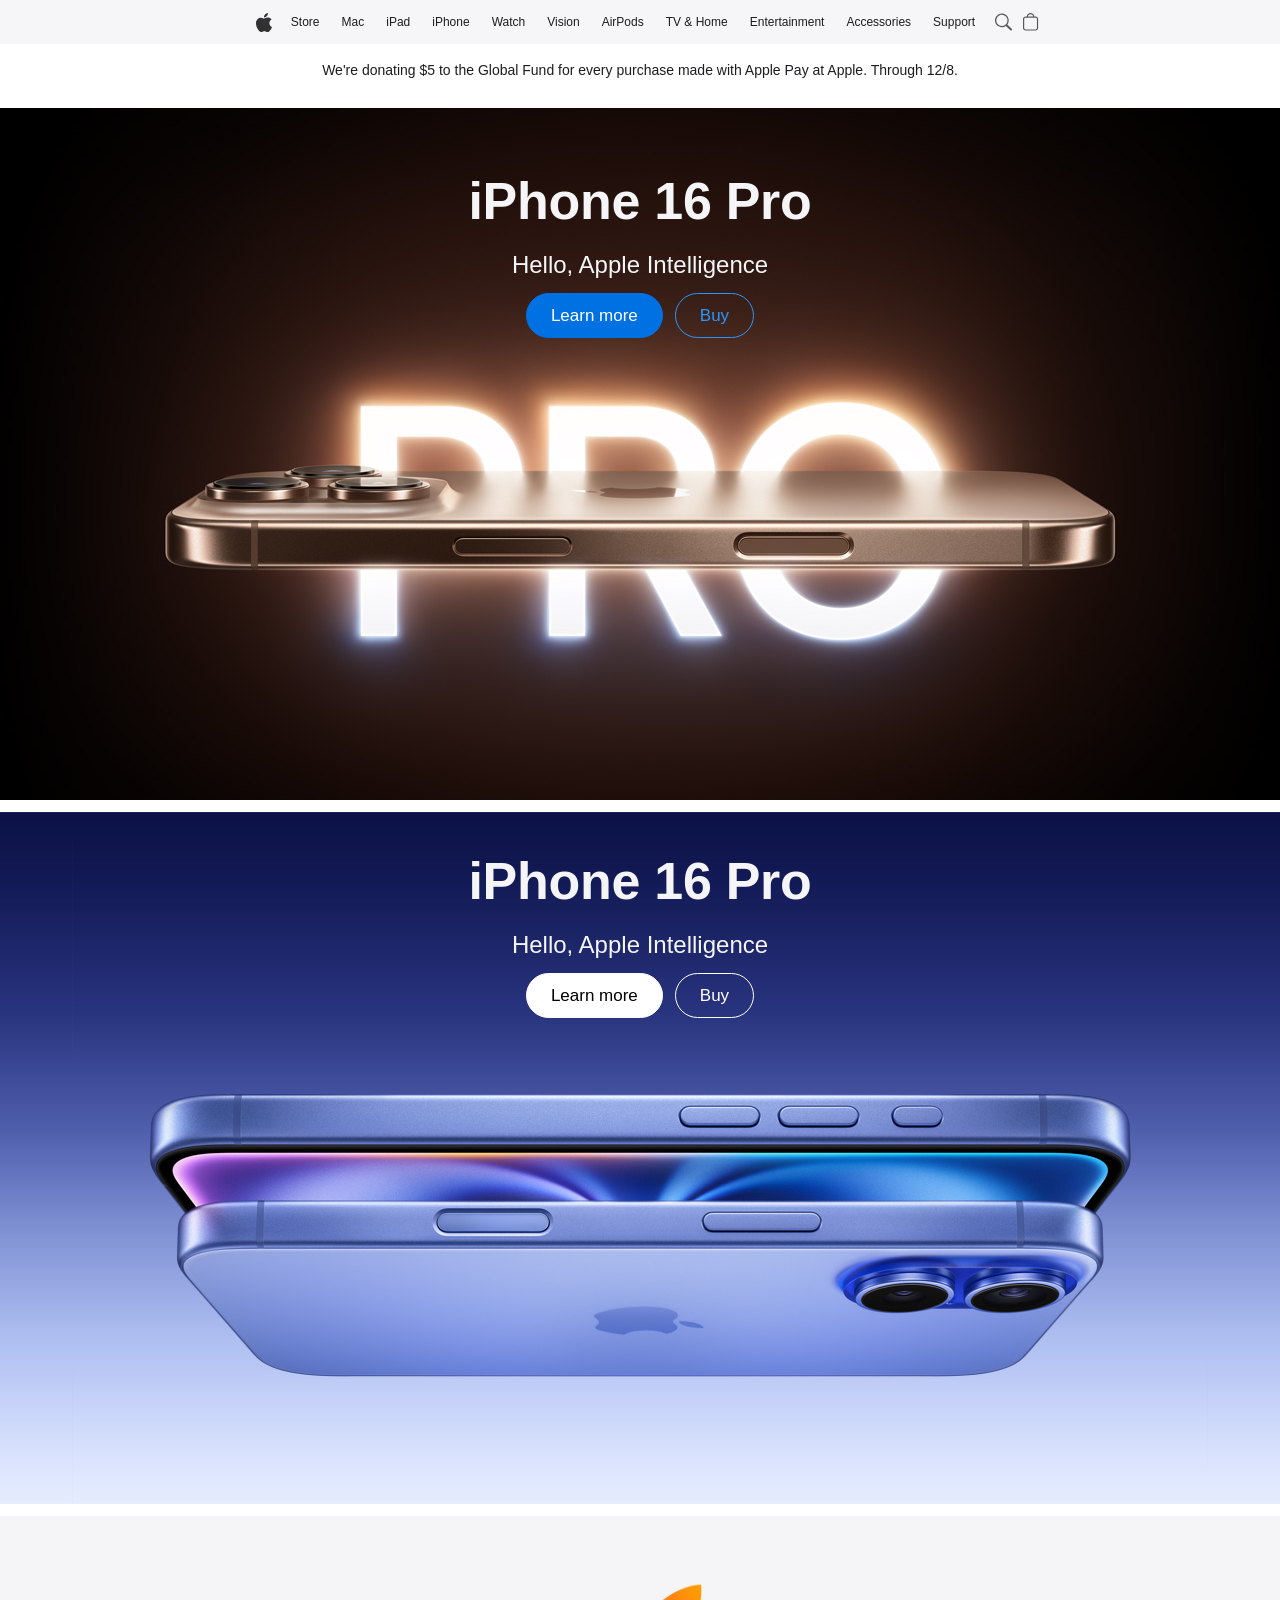
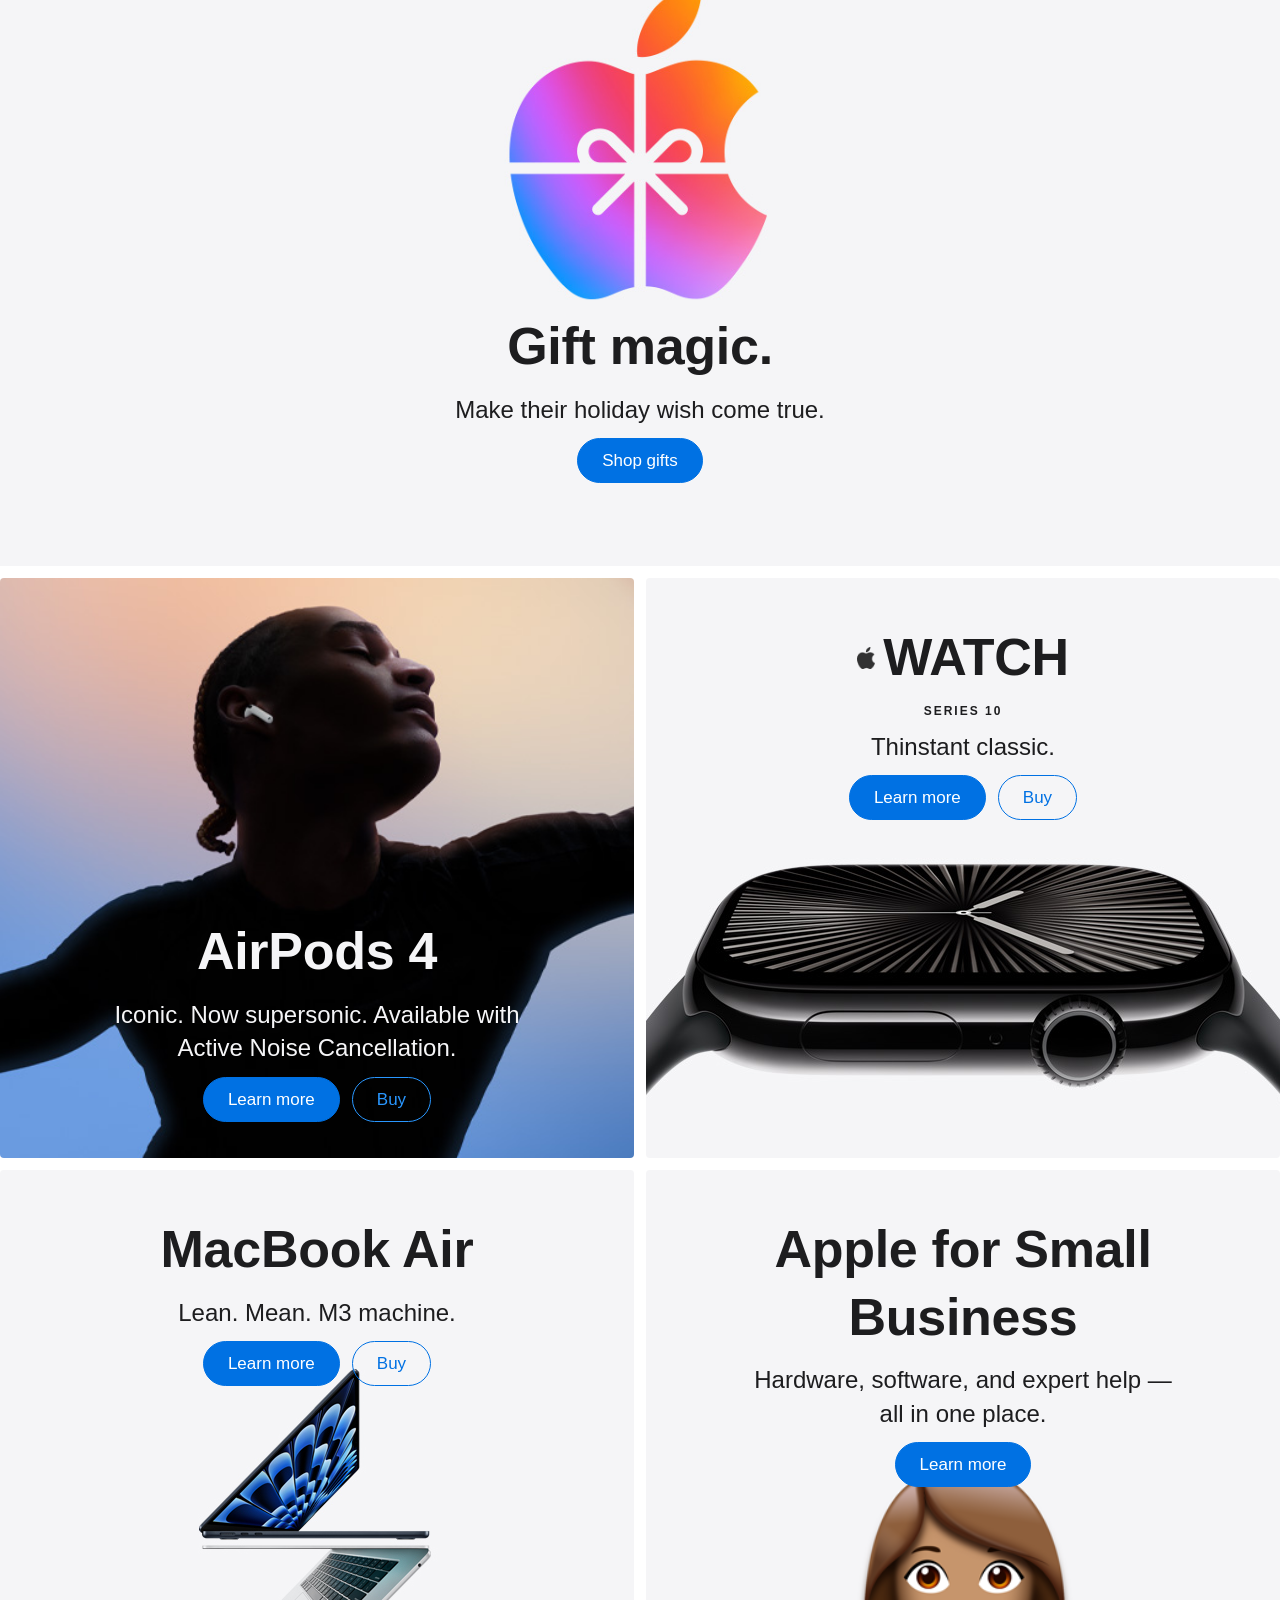
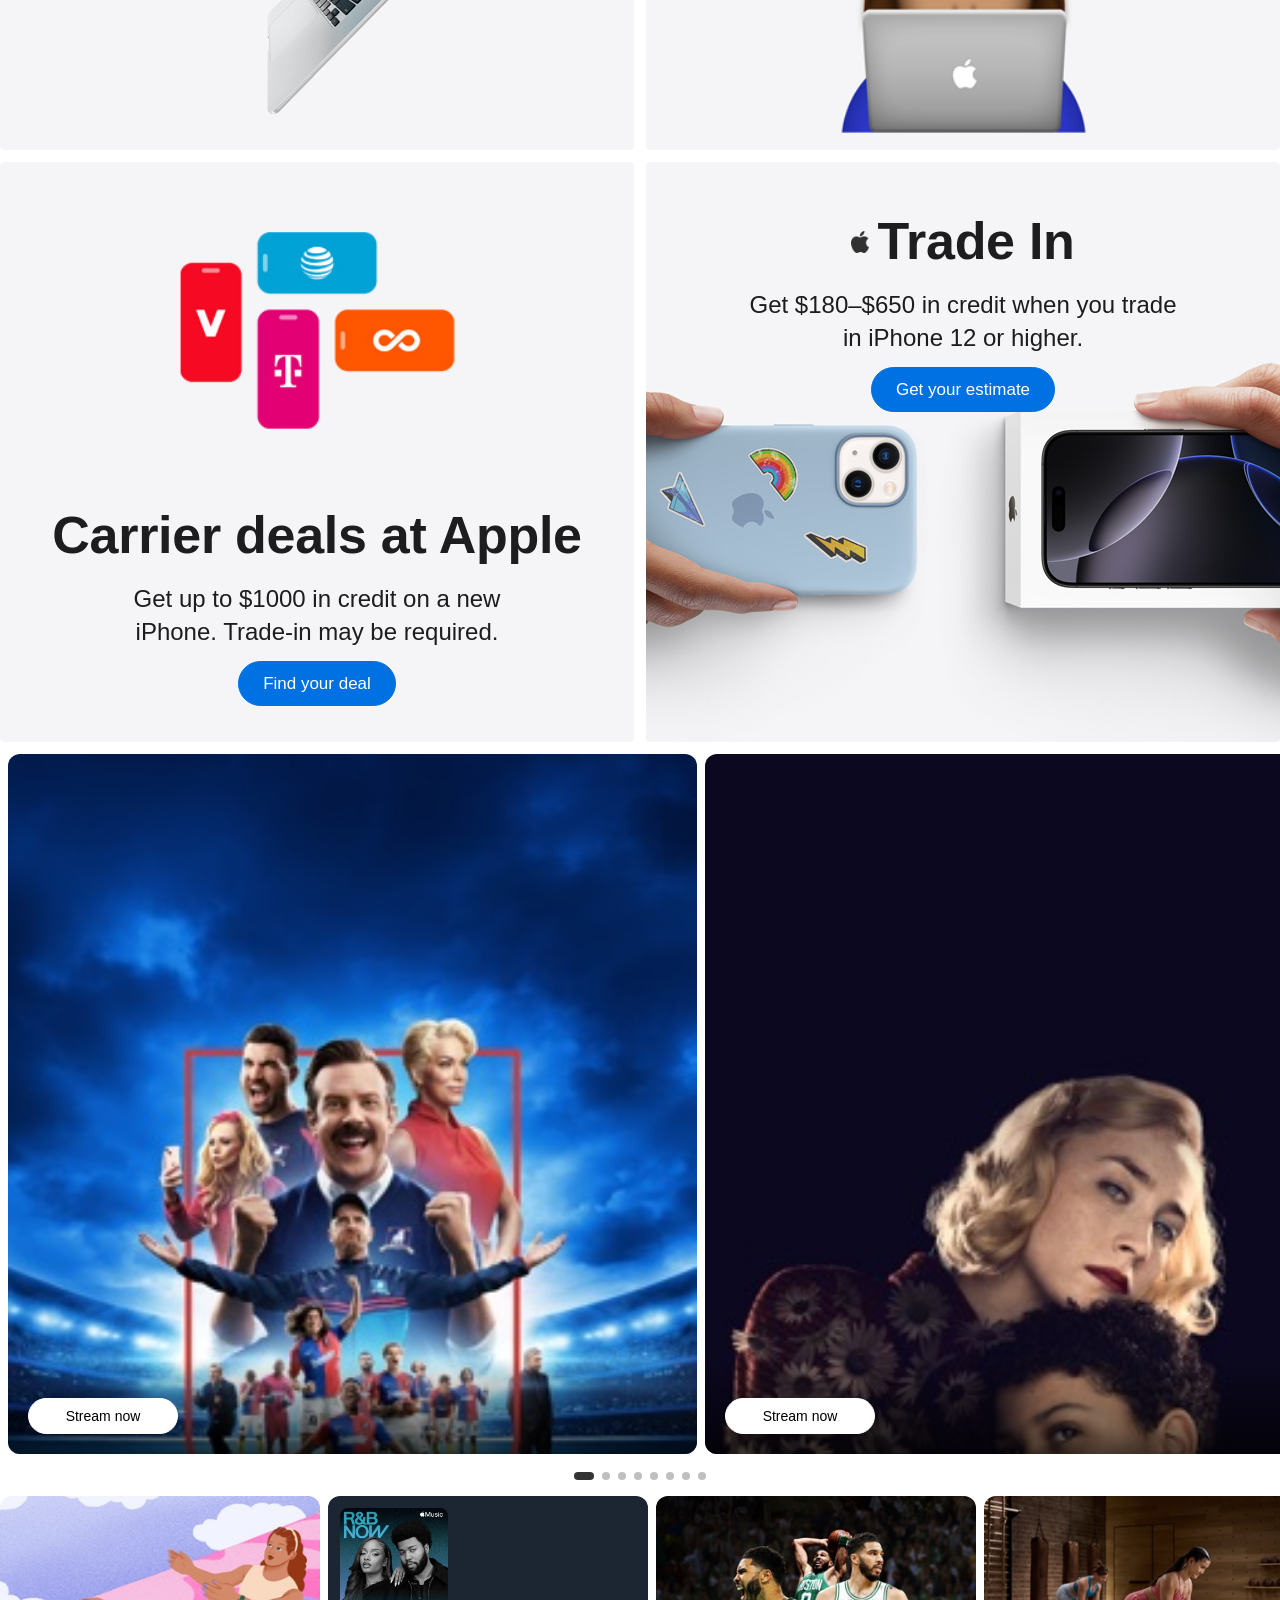
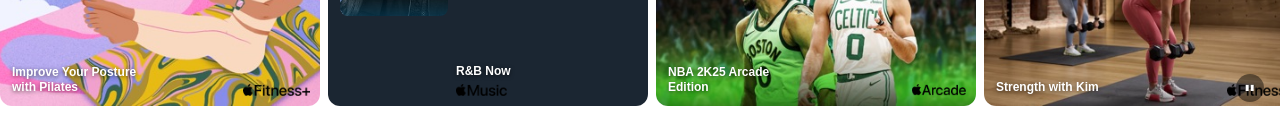
<file: index.html>
<!DOCTYPE html>
<html lang="en">
<head>
  <meta charset="UTF-8" />
  <meta name="viewport" content="width=device-width, initial-scale=1.0" />
  <title>Apple</title>
  <link rel="stylesheet" href="style.css" />
</head>
<body>

  <!-- ── NAVBAR ── -->
  <nav class="navi">
    <div class="nav-apple">
      <svg xmlns="http://www.w3.org/2000/svg" width="18" height="48" viewBox="0 0 18 18" fill="none">
        <path d="M15.491 6.47701C14.8484 6.85713 14.316 7.38865 13.9439 8.02181C13.5717 8.65497 13.3718 9.36906 13.3629 10.0972C13.3655 10.9167 13.6167 11.7175 14.0854 12.4004C14.5541 13.0833 15.2198 13.6183 16 13.9391C15.6924 14.8984 15.2372 15.8075 14.6496 16.6357C13.8089 17.8055 12.9298 18.9753 11.5922 18.9753C10.2546 18.9753 9.91063 18.2242 8.36913 18.2242C6.86573 18.2242 6.33087 19 5.10825 19C3.88563 19 3.03198 17.9164 2.05107 16.5865C0.755225 14.7236 0.0430479 12.5387 0 10.2942C0 6.59992 2.4842 4.64224 4.93006 4.64224C6.22955 4.64224 7.3122 5.46727 8.12742 5.46727C8.90452 5.46727 10.1148 4.59302 11.5925 4.59302C12.3523 4.57401 13.1053 4.7359 13.7851 5.06444C14.465 5.39298 15.0508 5.87809 15.491 6.47701ZM8.22959 4.38364C8.13982 4.38338 8.05026 4.37516 7.96204 4.35908C7.93713 4.24569 7.92433 4.13013 7.92382 4.01421C7.96634 3.0612 8.34898 2.15183 9.00669 1.44068C9.74488 0.621079 10.7796 0.105603 11.8985 0C11.9251 0.125584 11.9379 0.253529 11.9367 0.381711C11.9124 1.35377 11.5437 2.28832 10.8921 3.02913C10.5664 3.41755 10.1625 3.73791 9.70479 3.97076C9.24709 4.20361 8.74519 4.34408 8.22959 4.38364Z" fill="black" fill-opacity="0.8"/>
      </svg>
    </div>

    <!-- hidden on mobile, shown on desktop -->
    <div class="nav-links">
      <span>Store</span><span>Mac</span><span>iPad</span><span>iPhone</span>
      <span>Watch</span><span>Vision</span><span>AirPods</span>
      <span>TV &amp; Home</span><span>Entertainment</span><span>Accessories</span><span>Support</span>
    </div>

    <div class="nav-icons">
      <svg xmlns="http://www.w3.org/2000/svg" width="18" height="48" viewBox="0 0 17 16" fill="none">
        <path d="M15.7816 14.4911L11.6061 10.409C12.6029 9.10914 13.0697 7.47955 12.9122 5.84901C12.7548 4.21847 11.9847 2.70833 10.7575 1.62325C9.53032 0.53816 7.93725 -0.0411189 6.29969 0.00227283C4.66214 0.0456646 3.10199 0.708496 1.93396 1.85705C0.765937 3.00561 0.076978 4.5544 0.00607032 6.191C-0.0648374 7.82759 0.487584 9.43017 1.55189 10.6754C2.6162 11.9207 4.11318 12.716 5.74084 12.9009C7.36851 13.0857 9.00571 12.6464 10.3222 11.6715L14.5227 15.7781C14.6072 15.8608 14.7071 15.926 14.8168 15.97C14.9265 16.014 15.0438 16.036 15.162 16.0347C15.2802 16.0334 15.397 16.0088 15.5057 15.9624C15.6144 15.9159 15.7129 15.8485 15.7956 15.764C15.8782 15.6795 15.9434 15.5796 15.9874 15.4699C16.0315 15.3602 16.0535 15.2429 16.0521 15.1247C16.0508 15.0065 16.0263 14.8897 15.9798 14.781C15.9334 14.6723 15.8661 14.5738 15.7816 14.4911ZM1.25217 6.48943C1.2536 5.45227 1.56245 4.43882 2.1397 3.57715C2.71694 2.71548 3.53668 2.04427 4.49529 1.64835C5.4539 1.25244 6.50837 1.14959 7.52542 1.3528C8.54248 1.55601 9.47646 2.05616 10.2093 2.79004C10.9422 3.52393 11.4411 4.4586 11.6429 5.47593C11.8447 6.49326 11.7404 7.54758 11.3432 8.50565C10.946 9.46372 10.2736 10.2825 9.41117 10.8586C8.5487 11.4347 7.53483 11.7421 6.49767 11.7421C5.106 11.7396 3.77214 11.1852 2.78875 10.2005C1.80536 9.21572 1.25275 7.8811 1.25217 6.48943Z" fill="black" fill-opacity="0.8"/>
      </svg>
      <svg xmlns="http://www.w3.org/2000/svg" width="18" height="48" viewBox="0 0 18 18" fill="none">
        <path d="M12.515 3.47639H11.3797C11.2894 2.52524 10.8476 1.64194 10.1408 0.999087C9.43403 0.35623 8.51293 0 7.5575 0C6.60207 0 5.68097 0.35623 4.97417 0.999087C4.26736 1.64194 3.82564 2.52524 3.7353 3.47639H2.6C1.9107 3.47723 1.24987 3.75143 0.762458 4.23884C0.275046 4.72625 0.00084681 5.38708 0 6.07639V14.9996C0.00084681 15.6889 0.275046 16.3497 0.762458 16.8371C1.24987 17.3245 1.9107 17.5987 2.6 17.5996H12.515C13.2043 17.5987 13.8651 17.3245 14.3525 16.8371C14.84 16.3497 15.1142 15.6889 15.115 14.9996V6.07648C15.1142 5.38716 14.84 4.72631 14.3526 4.23888C13.8652 3.75145 13.2043 3.47723 12.515 3.47639ZM7.5575 1.19958C8.19489 1.20159 8.81033 1.43258 9.29165 1.85043C9.77296 2.26829 10.0881 2.8452 10.1796 3.47598H4.9354C5.02691 2.8452 5.34204 2.26829 5.82335 1.85043C6.30467 1.43258 6.92011 1.20159 7.5575 1.19958ZM13.9149 14.9996C13.9145 15.3708 13.7669 15.7267 13.5044 15.9891C13.242 16.2516 12.8861 16.3992 12.5149 16.3996H2.6C2.22881 16.3992 1.87293 16.2516 1.61046 15.9891C1.34799 15.7267 1.20037 15.3708 1.2 14.9996V6.07648C1.20037 5.7053 1.34799 5.34942 1.61046 5.08694C1.87293 4.82447 2.22881 4.67686 2.6 4.67649H12.515C12.8862 4.67686 13.2421 4.82447 13.5045 5.08694C13.767 5.34942 13.9146 5.7053 13.915 6.07648L13.9149 14.9996Z" fill="black" fill-opacity="0.8"/>
      </svg>
        <!-- hamburger: mobile/tablet only -->
        <div class="hamburger">
          <span></span>
          <span></span>
        </div>
    </div>
  </nav>

  <!-- ── NOTICE ── -->
  <div class="notice">
    We're donating $5 to the Global Fund for every purchase made with Apple Pay at Apple. Through 12/8.
  </div>

  <!-- ── HERO 1 — iPhone 16 Pro dark ── -->
  <section class="poster pro1">
    <div class="poster-content">
      <h2 class="ptitle light">iPhone 16 Pro</h2>
      <p class="psub light">Hello, Apple Intelligence</p>
      <div class="btn-row">
        <button class="btn-fill">Learn more</button>
        <button class="btn-ring light-ring">Buy</button>
      </div>
    </div>
  </section>

  <!-- ── HERO 2 — iPhone 16 Pro blue ── -->
  <section class="poster pro2">
    <div class="poster-content">
      <h2 class="ptitle light">iPhone 16 Pro</h2>
      <p class="psub light">Hello, Apple Intelligence</p>
      <div class="btn-row">
        <button class="btn-fill white-fill">Learn more</button>
        <button class="btn-ring white-ring">Buy</button>
      </div>
    </div>
  </section>

  <!-- ── GIFT MAGIC — desktop only ── -->
  <section class="poster gift-poster">
    <div class="poster-content padda">
      <h2 class="ptitle dark">Gift magic.</h2>
      <p class="psub dark">Make their holiday wish come true.</p>
      <div class="btn-row">
        <button class="btn-fill">Shop gifts</button>
      </div>
    </div>
  </section>

  <!-- ── iPAD / AIR ── -->
  <section class="poster tab-poster">
    <div class="poster-content">
      <img src="images/air.png" alt="iPad" class="ipad-logo" />
      <p class="psub dark">Two sizes. Faster chip. Does it all.</p>
      <div class="btn-row">
        <button class="btn-fill">Learn more</button>
        <button class="btn-ring dark-ring">Buy</button>
      </div>
    </div>
    <p class="colorful">Hello, Apple Intelligence.</p>
  </section>

  <!-- ── MOBILE SINGLE CARDS (hidden on tablet+) ── -->
  <div class="mobile-cards">

    <section class="poster pod-poster">
      <div class="poster-content">
        <h2 class="ptitle light">AirPods 4</h2>
        <p class="psub light">Iconic. Now supersonic. Available with Active Noise Cancellation.</p>
        <div class="btn-row">
          <button class="btn-fill">Learn more</button>
          <button class="btn-ring light-ring">Buy</button>
        </div>
      </div>
    </section>

    <section class="poster watch-poster">
      <div class="poster-content align-center">
        <div class="apple-row">
          <img src="images/apple80.png" class="apple-icon" alt="" />
          <h2 class="ptitle dark">WATCH</h2>
        </div>
        <p class="series dark">SERIES 10</p>
        <p class="psub dark">Thinstant classic.</p>
        <div class="btn-row left-row">
          <button class="btn-fill">Learn more</button>
          <button class="btn-ring dark-ring">Buy</button>
        </div>
      </div>
    </section>

    <section class="poster mac-poster">
      <div class="poster-content align-center">
        <h2 class="ptitle dark">MacBook Air</h2>
        <p class="psub dark">Lean. Mean. M3 machine.</p>
        <div class="btn-row left-row">
          <button class="btn-fill">Learn more</button>
          <button class="btn-ring dark-ring">Buy</button>
        </div>
      </div>
    </section>

    <section class="poster biz-poster">
      <div class="poster-content align-center">
        <h2 class="ptitle dark">Apple for Small Business</h2>
        <p class="psub dark">Hardware, software, and expert help — all in one place.</p>
        <div class="btn-row left-row">
          <button class="btn-fill">Learn more</button>
        </div>
      </div>
    </section>

    <section class="poster deals-poster">
      <div class="poster-content">
        <h2 class="ptitle dark">Carrier deals at Apple</h2>
        <p class="psub dark">Get up to $1000 in credit on a new iPhone. Trade-in may be required.</p>
        <div class="btn-row">
          <button class="btn-fill">Find your deal</button>
        </div>
      </div>
    </section>

    <section class="poster trade-poster">
      <div class="poster-content align-center">
        <div class="apple-row">
          <img src="images/apple80.png" class="apple-icon" alt="" />
          <h2 class="ptitle dark">Trade In</h2>
        </div>
        <p class="psub dark">Get $180–$650 in credit when you trade in iPhone 12 or higher.</p>
        <div class="btn-row left-row">
          <button class="btn-fill wide">Get your estimate</button>
        </div>
      </div>
    </section>

  </div><!-- /mobile-cards -->

  <!-- ── PRODUCT GRID (tablet+, hidden on mobile) ── -->
  <div class="product-grid">

    <div class="grid-cell g-pod">
      <div class="poster-content">
        <h2 class="ptitle light">AirPods 4</h2>
        <p class="psub light">Iconic. Now supersonic. Available with Active Noise Cancellation.</p>
        <div class="btn-row"><button class="btn-fill">Learn more</button><button class="btn-ring light-ring">Buy</button></div>
      </div>
    </div>

    <div class="grid-cell g-watch">
      <div class="poster-content align-center">
        <div class="apple-row"><img src="images/apple80.png" class="apple-icon" alt=""><h2 class="ptitle dark">WATCH</h2></div>
        <p class="series dark">SERIES 10</p>
        <p class="psub dark">Thinstant classic.</p>
        <div class="btn-row left-row"><button class="btn-fill">Learn more</button><button class="btn-ring dark-ring">Buy</button></div>
      </div>
    </div>

    <div class="grid-cell g-mac">
      <div class="poster-content align-center">
        <h2 class="ptitle dark">MacBook Air</h2>
        <p class="psub dark">Lean. Mean. M3 machine.</p>
        <div class="btn-row left-row"><button class="btn-fill">Learn more</button><button class="btn-ring dark-ring">Buy</button></div>
      </div>
    </div>

    <div class="grid-cell g-biz">
      <div class="poster-content align-center">
        <h2 class="ptitle dark">Apple for Small Business</h2>
        <p class="psub dark">Hardware, software, and expert help — all in one place.</p>
        <div class="btn-row left-row"><button class="btn-fill">Learn more</button></div>
      </div>
    </div>

    <div class="grid-cell g-deals">
      <div class="poster-content">
        <h2 class="ptitle dark">Carrier deals at Apple</h2>
        <p class="psub dark">Get up to $1000 in credit on a new iPhone. Trade-in may be required.</p>
        <div class="btn-row"><button class="btn-fill">Find your deal</button></div>
      </div>
    </div>

    <div class="grid-cell g-trade">
      <div class="poster-content align-center">
        <div class="apple-row"><img src="images/apple80.png" class="apple-icon" alt=""><h2 class="ptitle dark">Trade In</h2></div>
        <p class="psub dark">Get $180–$650 in credit when you trade in iPhone 12 or higher.</p>
        <div class="btn-row left-row"><button class="btn-fill wide">Get your estimate</button></div>
      </div>
    </div>

  </div><!-- /product-grid -->

  <!-- ── MOVIE SCROLL ── -->
  <section class="scroll-section">
    <div class="scroll-track" id="scrollTrack">
      <div class="movie-card m1"><div class="drama-bar"><button class="btn-fill white-fill sm-btn">Stream now</button></div></div>
      <div class="movie-card m2"><div class="drama-bar"><button class="btn-fill white-fill sm-btn">Stream now</button></div></div>
      <div class="movie-card m3"><div class="drama-bar"><button class="btn-fill white-fill sm-btn">Stream now</button></div></div>
      <div class="movie-card m4"><div class="drama-bar"><button class="btn-fill white-fill sm-btn">Stream now</button></div></div>
      <div class="movie-card m5"><div class="drama-bar"><button class="btn-fill white-fill sm-btn">Stream now</button></div></div>
      <div class="movie-card m6"><div class="drama-bar"><button class="btn-fill white-fill sm-btn">Stream now</button></div></div>
      <div class="movie-card m7"><div class="drama-bar"><button class="btn-fill white-fill sm-btn">Stream now</button></div></div>
      <div class="movie-card m8"><div class="drama-bar"><button class="btn-fill white-fill sm-btn">Stream now</button></div></div>
    </div>
    <div class="scroll-dots" id="scrollDots"></div>
  </section>

  <!-- ── ANIMATION STRIP ── -->
  <section class="anim-section" id="animSection">
    <div class="anim-track">
      <!-- set 1 -->
      <div class="anim-card ac-fit1">
        <p class="anim-label">Improve Your Posture with Pilates</p>
        <img src="images/appleFitness.png" class="anim-logo" alt="Apple Fitness+" />
      </div>
      <div class="anim-card ac-rb">
        <img src="images/r&b.jpg" class="anim-thumb" alt="" />
        <p class="anim-label rb-pos">R&amp;B Now</p>
        <img src="images/appleMusic.png" class="anim-logo anim-logo2" alt="Apple Music" />
      </div>
      <div class="anim-card ac-nba">
        <p class="anim-label">NBA 2K25 Arcade Edition</p>
        <img src="images/appleArcade.png" class="anim-logo" alt="Apple Arcade" />
      </div>
      <div class="anim-card ac-fit2">
        <p class="anim-label">Strength with Kim</p>
        <img src="images/appleFitness.png" class="anim-logo" alt="Apple Fitness+" />
      </div>
      <!-- set 2 — duplicate for seamless loop -->
      <div class="anim-card ac-fit1">
        <p class="anim-label">Improve Your Posture with Pilates</p>
        <img src="images/appleFitness.png" class="anim-logo" alt="Apple Fitness+" />
      </div>
      <div class="anim-card ac-rb">
        <img src="images/r&b.jpg" class="anim-thumb" alt="" />
        <p class="anim-label rb-pos">R&amp;B Now</p>
        <img src="images/appleMusic.png" class="anim-logo anim-logo2" alt="Apple Music" />
      </div>
      <div class="anim-card ac-nba">
        <p class="anim-label">NBA 2K25 Arcade Edition</p>
        <img src="images/appleArcade.png" class="anim-logo" alt="Apple Arcade" />
      </div>
      <div class="anim-card ac-fit2">
        <p class="anim-label">Strength with Kim</p>
        <img src="images/appleFitness.png" class="anim-logo" alt="Apple Fitness+" />
      </div>
    </div>
    <button class="play-pause-btn" id="playBtn">&#9646;&#9646;</button>
  </section>

  <script src="apple.js"></script>
</body>
</html>
</file>
<file: style.css>
/* ─────────────────────────────────────────────
   RESET
───────────────────────────────────────────── */
*, *::before, *::after { margin: 0; padding: 0; box-sizing: border-box; }

body {
  font-family: -apple-system, "SF Pro Display", Helvetica, Arial, sans-serif;
  background: #fff;
  color: #1d1d1f;
}

/* ─────────────────────────────────────────────
   NAVBAR
───────────────────────────────────────────── */
.navi {
  width: 100%;
  height: 48px;
  background: rgba(245,245,247,0.85);
  backdrop-filter: blur(20px);
  -webkit-backdrop-filter: blur(20px);
  display: flex;
  align-items: center;
  justify-content: space-between;
  position: sticky;
  top: 0;
  z-index: 100;
  padding: 0 4px;
}
.nav-apple {
  display: flex;
  align-items: center;
  justify-content: center;
  width: 48px;
  height: 48px;
  flex-shrink: 0;
}
/* desktop links — hidden until 1000px */
.nav-links { display: none; }
.nav-links span {
  font-size: 12px;
  color: #1d1d1f;
  cursor: pointer;
  white-space: nowrap;
  transition: color .2s;
}
.nav-links span:hover { color: #6e6e73; }

.nav-icons {
  display: flex;
  align-items: center; gap: 15px; 
}
.nav-icons svg { cursor: pointer; opacity: .8; transition: opacity .2s; }
.nav-icons svg:hover { opacity: 1; }

.hamburger {
  width: 30px; height: 30px;
  display: flex; flex-direction: column;
  justify-content: center; align-items: center;
  gap: 6px; cursor: pointer;
}
.hamburger span {
  display: block; width: 14px;
  border: 1.2px solid #000;
  border-radius: 1px;
}

/* ─────────────────────────────────────────────
   NOTICE
───────────────────────────────────────────── */
.notice {
  width: 100%;
  min-height: 52px;
  background: #fff;
  display: flex;
  align-items: center;
  justify-content: center;
  text-align: center;
  font-size: 14px;
  line-height: 1.5;
  padding: 8px 20px;
}

/* ─────────────────────────────────────────────
   POSTER  (mobile-first)
   Text is placed with flexbox — no fixed px offsets
───────────────────────────────────────────── */
.poster {
  width: 100%;
  height: 500px;
  background-size: cover;
  background-position: center;
  background-repeat: no-repeat;
  margin-top: 12px;
  display: flex;
  flex-direction: column;
  /* default: text near bottom */
  justify-content: flex-end;
  align-items: center;
  padding: 0 16px 36px;
}

/* poster-content: the inner text+button block */
.poster-content {
  display: flex;
  flex-direction: column;
  align-items: center;
  gap: 12px;
  text-align: center;
  width: 100%;
}
.poster-content.align-left {
  align-items: flex-start;
  text-align: left;
}

/* typography */
.ptitle {
  font-size: 30px;
  font-weight: 700;
  line-height: 1.2;
}
.psub {
  font-size: 17px;
  font-weight: 400;
  line-height: 1.4;
  max-width: 300px;
}
.light { color: #f5f5f7; }
.dark  { color: #1d1d1f; }

/* watch helpers */
.apple-row {
  display: flex;
  align-items: center;
  gap: 8px;
}
.apple-icon { width: 18px; height: auto; }
.series {
  font-size: 12px;
  font-weight: 700;
  letter-spacing: 2px;
}

/* iPad logo + colorful text */
.ipad-logo { height: 40px; object-fit: contain; }
.colorful {
  font-size: 13px;
  font-weight: 500;
  background: linear-gradient(90deg,#0090f7 0%,#ba62fc 33%,#f2416b 67%,#f55600 100%);
  -webkit-background-clip: text;
  background-clip: text;
  -webkit-text-fill-color: transparent;
  text-align: center;
  margin-top: 4px;
}

/* ─────────────────────────────────────────────
   BUTTONS
───────────────────────────────────────────── */
.btn-row {
  display: flex;
  gap: 12px;
  align-items: center;
  justify-content: center;
  flex-wrap: wrap;
}
.btn-row.left-row { justify-content: flex-start; }

button {
  cursor: pointer;
  font-family: inherit;
  font-size: 14px;
  line-height: 1;
  border-radius: 999px;
  padding: 10px 20px;
  white-space: nowrap;
  transition: background .2s, color .2s;
}

/* filled blue */
.btn-fill { background: #0071e3; color: #fff; border: 1px solid #0071e3; }
.btn-fill:hover { background: #0077ed; }

/* outline variants */
.btn-ring { background: transparent; }
.light-ring { color: #2997ff; border: 1px solid #2997ff; }
.light-ring:hover { background: #2997ff; color: #fff; }
.dark-ring  { color: #0071e3; border: 1px solid #0071e3; }
.dark-ring:hover { background: #0071e3; color: #fff; }

/* white variants (on dark/coloured bg) */
.white-fill { background: #fff; color: #000; border: 1px solid #fff; }
.white-fill:hover { background: #d2e9ff; }
.white-ring { color: #fff; border: 1px solid #fff; }
.white-ring:hover { background: rgba(255,255,255,.2); }

.wide { min-width: 155px; }
.sm-btn { font-size: 13px; padding: 8px 16px; width: 150px; }

/* ─────────────────────────────────────────────
   POSTER BACKGROUNDS  — images/ folder
───────────────────────────────────────────── */
/* mobile backgrounds */
.pro1       { background-image: url(images/pro1.jpg);     justify-content: flex-start; padding-top: 350px; padding-bottom: 0; }
.pro2       { background-image: url(images/blue1.jpg);    justify-content: flex-start; padding-top: 36px; padding-bottom: 0; }
.gift-poster{ background-image: url(images/gift.jpg);     display: none; }
.tab-poster { background-image: url(images/tab1.jpg);     justify-content: flex-start; padding-top: 36px; padding-bottom: 0; }

/* mobile product cards */
.pod-poster   { background-image: url(images/airpod1.jpg); }
.watch-poster { background-image: url(images/watch1.jpg);  justify-content: flex-start; padding-top: 46px; padding-bottom: 0; }
.mac-poster   { background-image: url(images/macAir.jpg);  justify-content: flex-start; padding-top: 46px; padding-bottom: 0; }
.biz-poster   { background-image: url(images/business1.png); justify-content: flex-start; padding-top: 46px; padding-bottom: 0; }
.deals-poster { background-image: url(images/deals.jpg); }
.trade-poster { background-image: url(images/trade.jpg);   justify-content: flex-start; padding-top: 46px; padding-bottom: 0; }

/* ─────────────────────────────────────────────
   MOBILE CARDS / GRID VISIBILITY
───────────────────────────────────────────── */
.mobile-cards { display: block; }
.product-grid { display: none; }

/* ─────────────────────────────────────────────
   MOVIE SCROLL
───────────────────────────────────────────── */
.scroll-section {
  width: 100%;
  overflow: hidden;
  margin-top: 12px;
  display: flex;
  flex-direction: column;
  gap: 10px;
}
.scroll-track {
  display: flex;
  gap: 8px;
  overflow-x: scroll;
  scroll-snap-type: x mandatory;
  scroll-behavior: smooth;
  scrollbar-width: none;
  padding: 0 8px 4px;
}
.scroll-track::-webkit-scrollbar { display: none; }

.movie-card { width: 274px;
  height: 460px;
  flex: 0 0 auto;
  scroll-snap-align: center;
 background-repeat: no-repeat;
 background-size: cover;
  border-radius: 12px;
  position: relative;
  overflow: hidden;
}

/* drama bar — hidden on mobile, shown on tablet+ */
.drama-bar {
  display: none;
  position: absolute;
  bottom: 0; left: 0; right: 0;
  padding: 40px 20px 20px;
  background: linear-gradient(to top,rgba(0,0,0,.7),transparent);
  flex-direction: column;
  gap: 10px;
}
.drama-text { color: #fff; font-size: 15px; line-height: 1.45; max-width: 400px; }
.drama-bold { font-weight: 700; }

/* movie image backgrounds — images/ folder */
.m1 { background-image: url(images/movie1.jpg); }
.m2 { background-image: url(images/movie2.jpg); }
.m3 { background-image: url(images/movie3.jpg); }
.m4 { background-image: url(images/movie4.jpg); }
.m5 { background-image: url(images/movie5.jpg); }
.m6 { background-image: url(images/movie6.jpg); }
.m7 { background-image: url(images/movie7.jpg); }
.m8 { background-image: url(images/movie8.jpg); }

/* scroll dots */
.scroll-dots {
  display: flex; gap: 8px;
  justify-content: center; align-items: center;
  padding: 4px 0;
}
.scroll-dot {
  width: 8px; height: 8px;
  border-radius: 50%;
  background: #000; opacity: .25;
  cursor: pointer;
  transition: opacity .25s, width .25s;
}
.scroll-dot.active { opacity: .8; width: 20px; border-radius: 4px; }

/* ─────────────────────────────────────────────
   ANIMATION STRIP
───────────────────────────────────────────── */
.anim-section {
  width: 100%;
  overflow: hidden;
  margin-top: 12px;
  position: relative;
  padding-bottom: 24px;
}
.anim-track {
  display: flex;
  gap: 8px;
  width: max-content;
  animation: marquee 22s linear infinite;
}
.anim-section.paused .anim-track { animation-play-state: paused; }

@keyframes marquee {
  from { transform: translateX(0); }
  to   { transform: translateX(-50%); }
}

.anim-card {
  width: 238px; height: 160px;
  border-radius: 12px;
  position: relative;
  overflow: hidden;
  background-size: cover;
  background-position: center;
  flex-shrink: 0;
}

.anim-label {
  position: absolute;
  bottom: 10px; left: 12px;
  font-size: 12px; font-weight: 700;
  color: #fff; line-height: 1.3;
  width: 130px;
  text-shadow: 0 1px 4px rgba(0,0,0,.6);
}
.rb-pos { left: 128px; bottom: 26px; width: 96px; }

.anim-thumb {
  width: 108px; height: 108px;
  border-radius: 8px;
  position: absolute;
  top: 12px; left: 12px;
  object-fit: cover;
}
.anim-logo {
  position: absolute;
  bottom: 10px; right: 10px;
  height: 12px; width: auto;
}
.anim-logo2 { right: auto; left: 128px; bottom: 10px; }

/* anim card backgrounds — images/ folder */
.ac-fit1 { background-image: url(images/fitness1.jpg); }
.ac-fit2 { background-image: url(images/fitness.jpg); }
.ac-rb   { background-color: #1b2632; }
.ac-nba  { background-image: url(images/sport.jpg); }

/* play/pause */
.play-pause-btn {
  position: absolute;
  bottom: 28px; right: 16px;
  width: 28px; height: 28px;
  border-radius: 50%;
  background: rgba(0,0,0,.45);
  border: none;
  color: #fff;
  font-size: 8px; letter-spacing: 1px;
  display: flex; align-items: center; justify-content: center;
  cursor: pointer; padding: 0;
  transition: background .2s;
}
.play-pause-btn:hover { background: rgba(0,0,0,.7); }


/* ═════════════════════════════════════════════
   TABLET  ≥ 655px
═════════════════════════════════════════════ */
@media screen and (min-width: 655px) {
.nav-icons{gap: 20px;}
  /* swap poster backgrounds */
  .pro1       { background-image: url(images/pro2.jpg); height: 650px; padding-top: 58px; }
  .pro2       { background-image: url(images/blue2.jpg); height: 650px; }
  .tab-poster { background-image: url(images/tab2.jpg); height: 650px; }

  /* typography */
  .ptitle { font-size: 42px; font-weight: 600; line-height: 1.3; }
  .psub   { font-size: 22px; max-width: 440px; }
  .colorful { font-size: 18px; padding-top: 380px;}

  /* buttons */
  button { font-size: 16px; padding: 12px 22px; }
  .sm-btn { font-size: 14px; padding: 10px 18px; }

  /* hide mobile cards, show 2-col grid */
  .mobile-cards { display: none; }
  .product-grid {
    display: grid;
    grid-template-columns: 1fr 1fr;
    gap: 12px;
    margin-top: 12px;
  }

  .grid-cell {
    height: 490px;
    background-size: cover;
    background-position: center;
    border-radius: 4px;
    display: flex;
    flex-direction: column;
    align-items: center;
    justify-content: flex-end;
    padding: 0 20px 36px;
  }
  /* grid cell backgrounds — images/ folder */
  .g-pod   { background-image: url(images/airpod1.jpg); }
  .g-watch { background-image: url(images/watch1.jpg);   justify-content: flex-start; padding-top: 46px; padding-bottom: 0; }
  .g-mac   { background-image: url(images/macAir.jpg);   justify-content: flex-start; padding-top: 46px; padding-bottom: 0; }
  .g-biz   { background-image: url(images/business1.png);justify-content: flex-start; padding-top: 46px; padding-bottom: 0; }
  .g-deals { background-image: url(images/deals.jpg); }
  .g-trade { background-image: url(images/trade.jpg);    justify-content: flex-start; padding-top: 46px; padding-bottom: 0; }

  .grid-cell .poster-content { width: 100%; }


  /* movie scroll — wider cards, drama bar visible */
  .movie-card { width: 520px; height: 500px; flex: 0 0 auto;
  scroll-snap-align: center;
 background-repeat: no-repeat;background-size: auto;
 background-size: cover;
  border-radius: 12px;
  position: relative;
  overflow: hidden; }
  .drama-bar  { display: flex; }

  /* anim strip wider */
  .anim-card { width: 280px; height: 190px; }
}


/* ═════════════════════════════════════════════
   DESKTOP  ≥ 1000px
═════════════════════════════════════════════ */
@media screen and (min-width: 1000px) {

  /* navbar */
  .navi { height: 44px; justify-content: center; padding: 0; }
  .nav-apple { width: 52px; }
  .nav-links { display: flex; gap: 22px; align-items: center; height: 44px; }
  .hamburger { display: none; }
  .nav-icons  { gap: 10px;padding-left: 20px;  }

  /* poster backgrounds */
  .pro1       { background-image: url(images/pro3.jpg); height: 692px; padding-top: 60px; }
  .pro2       { background-image: url(images/blue3.jpg); height: 692px; padding-top: 36px; }
  .tab-poster { background-image: url(images/tab3.jpg); height: 692px; }
  .gift-poster{ height: 692px; }
  .gift-poster { display: flex; height: 650px; justify-content: center; padding-top: 0; }
  .tab-poster{display: none;}
  .padda {padding-top: 350px;}

  /* typography */
  .ptitle   { font-size: 52px; letter-spacing: -.28px; }
  .psub     { font-size: 24px; }
  .colorful { font-size: 20px; }

  /* buttons */
  button { font-size: 17px; padding: 13px 24px; }
  .wide  { min-width: 165px; }

  /* grid taller */
  .grid-cell { height: 580px; }

  /* grid backgrounds swap to web versions */
  .g-pod   { background-image: url(images/airpod1.jpg); }
  .g-watch { background-image: url(images/watchWeb.jpg); }
  .g-mac   { background-image: url(images/webAir.jpg); }
  .g-biz   { background-image: url(images/business1.png); }
  .g-deals { background-image: url(images/deals.jpg); }
  .g-trade { background-image: url(images/webTrade.jpg); }

  /* movie scroll */
  .movie-card { width: 689px; height: 700px;
    
 }

  /* anim cards */
  .anim-card { width: 320px; height: 210px; }
}
</file>
